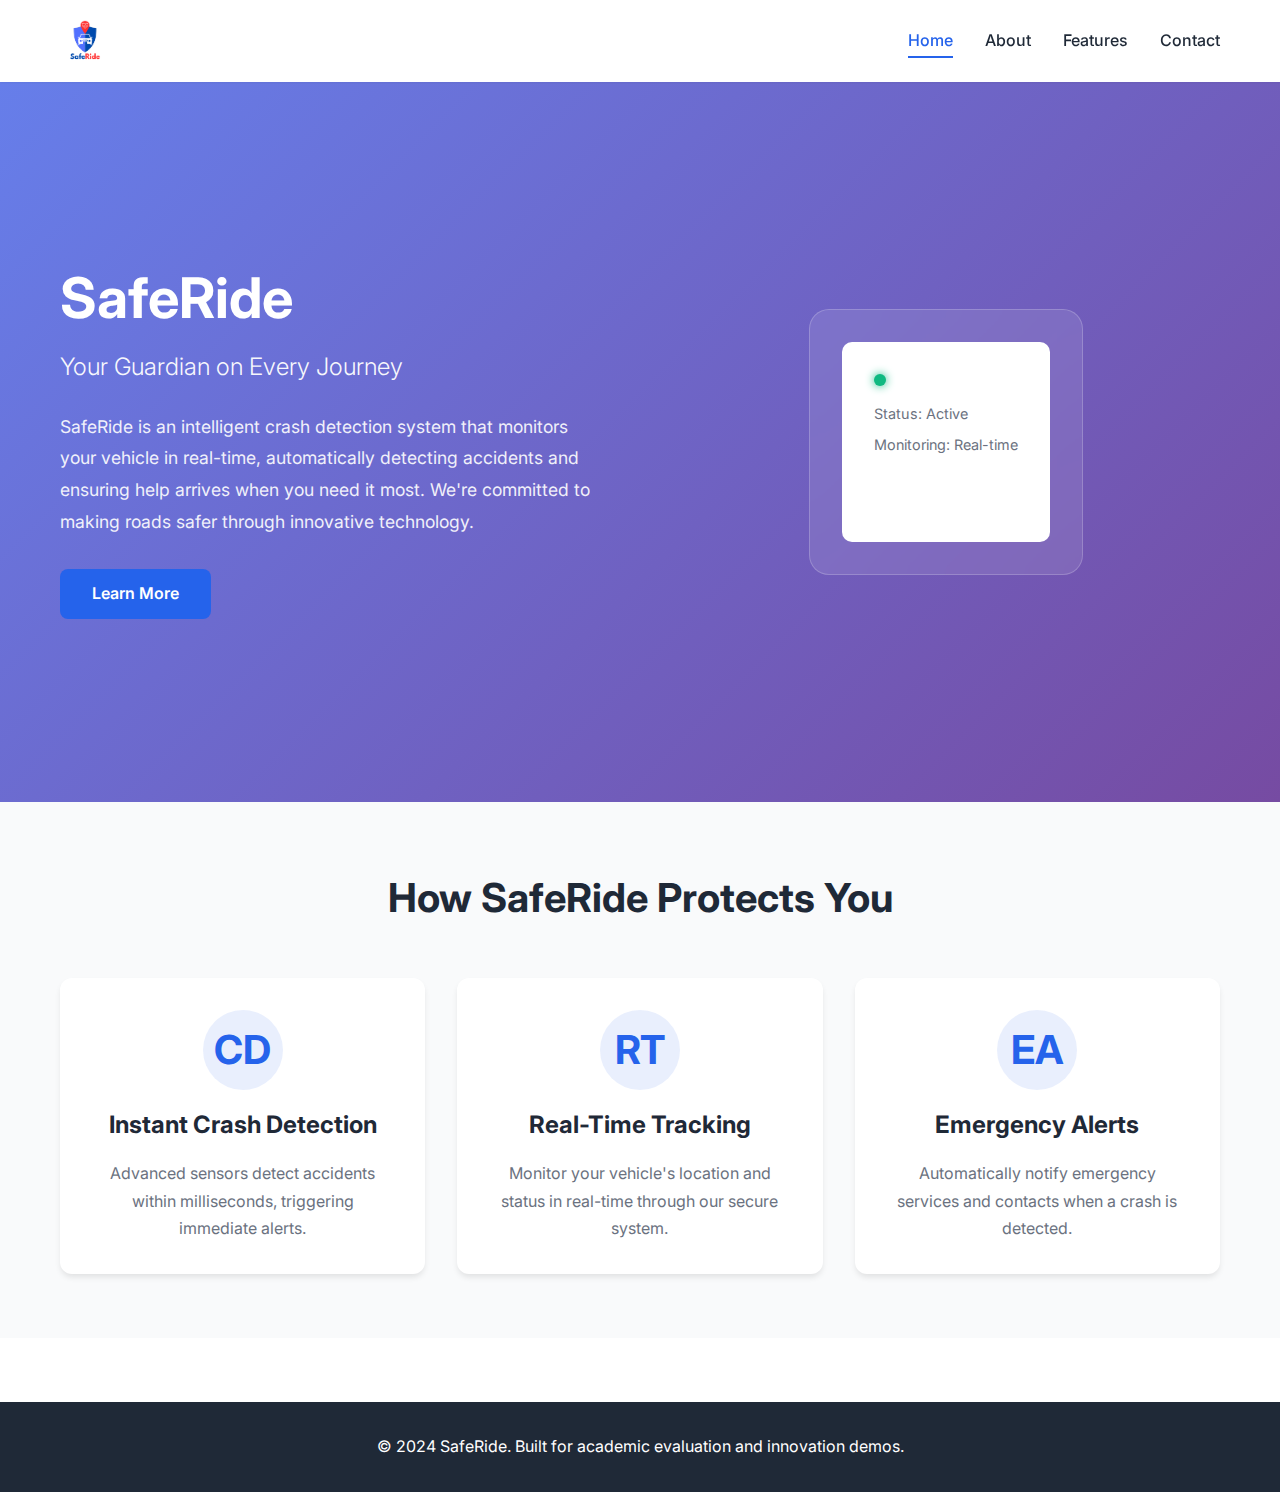
<file: index.html>
<!DOCTYPE html>
<html lang="en">
<head>
    <meta charset="UTF-8">
    <meta name="viewport" content="width=device-width, initial-scale=1.0">
    <meta name="description" content="SafeRide - Smart crash detection system for vehicles. Real-time monitoring and emergency alerts.">
    <title>SafeRide - Smart Crash Detection System</title>
    <link rel="stylesheet" href="css/styles.css">
    <link rel="preconnect" href="https://fonts.googleapis.com">
    <link rel="preconnect" href="https://fonts.gstatic.com" crossorigin>
    <link href="https://fonts.googleapis.com/css2?family=Inter:wght@300;400;500;600;700&display=swap" rel="stylesheet">
</head>
<body>
    <!-- Navigation -->
    <nav class="navbar">
        <div class="container">
            <div class="nav-brand">
                <a href="index.html">
                    <img src="SAFE.png" alt="SafeRide Logo" class="logo-img">
                </a>
            </div>
            <ul class="nav-menu" id="navMenu">
                <li><a href="index.html" class="active">Home</a></li>
                <li><a href="about.html">About</a></li>
                <li><a href="features.html">Features</a></li>
                <li><a href="contact.html">Contact</a></li>
            </ul>
            <button class="nav-toggle" id="navToggle" aria-label="Toggle navigation">
                <span></span>
                <span></span>
                <span></span>
            </button>
        </div>
    </nav>

    <!-- Hero Section -->
    <section class="hero">
        <div class="container">
            <div class="hero-content">
                <h1 class="hero-title">SafeRide</h1>
                <p class="hero-tagline">Your Guardian on Every Journey</p>
                <p class="hero-mission">
                    SafeRide is an intelligent crash detection system that monitors your vehicle in real-time, 
                    automatically detecting accidents and ensuring help arrives when you need it most. 
                    We're committed to making roads safer through innovative technology.
                </p>
                <a href="features.html" class="btn btn-primary">Learn More</a>
            </div>
            <div class="hero-visual">
                <div class="device-mockup">
                    <div class="device-screen">
                        <div class="status-indicator online"></div>
                        <div class="mock-data">
                            <span>Status: Active</span>
                            <span>Monitoring: Real-time</span>
                        </div>
                    </div>
                </div>
            </div>
        </div>
    </section>

    <!-- Key Features Preview -->
    <section class="features-preview">
        <div class="container">
            <h2 class="section-title">How SafeRide Protects You</h2>
            <div class="features-grid">
                <div class="feature-card">
                    <div class="feature-icon">CD</div>
                    <h3>Instant Crash Detection</h3>
                    <p>Advanced sensors detect accidents within milliseconds, triggering immediate alerts.</p>
                </div>
                <div class="feature-card">
                    <div class="feature-icon">RT</div>
                    <h3>Real-Time Tracking</h3>
                    <p>Monitor your vehicle's location and status in real-time through our secure system.</p>
                </div>
                <div class="feature-card">
                    <div class="feature-icon">EA</div>
                    <h3>Emergency Alerts</h3>
                    <p>Automatically notify emergency services and contacts when a crash is detected.</p>
                </div>
            </div>
        </div>
    </section>

    <!-- Footer -->
    <footer class="footer">
        <div class="container">
            <p>&copy; 2024 SafeRide. Built for academic evaluation and innovation demos.</p>
        </div>
    </footer>

    <script src="js/navigation.js"></script>
</body>
</html>
</file>
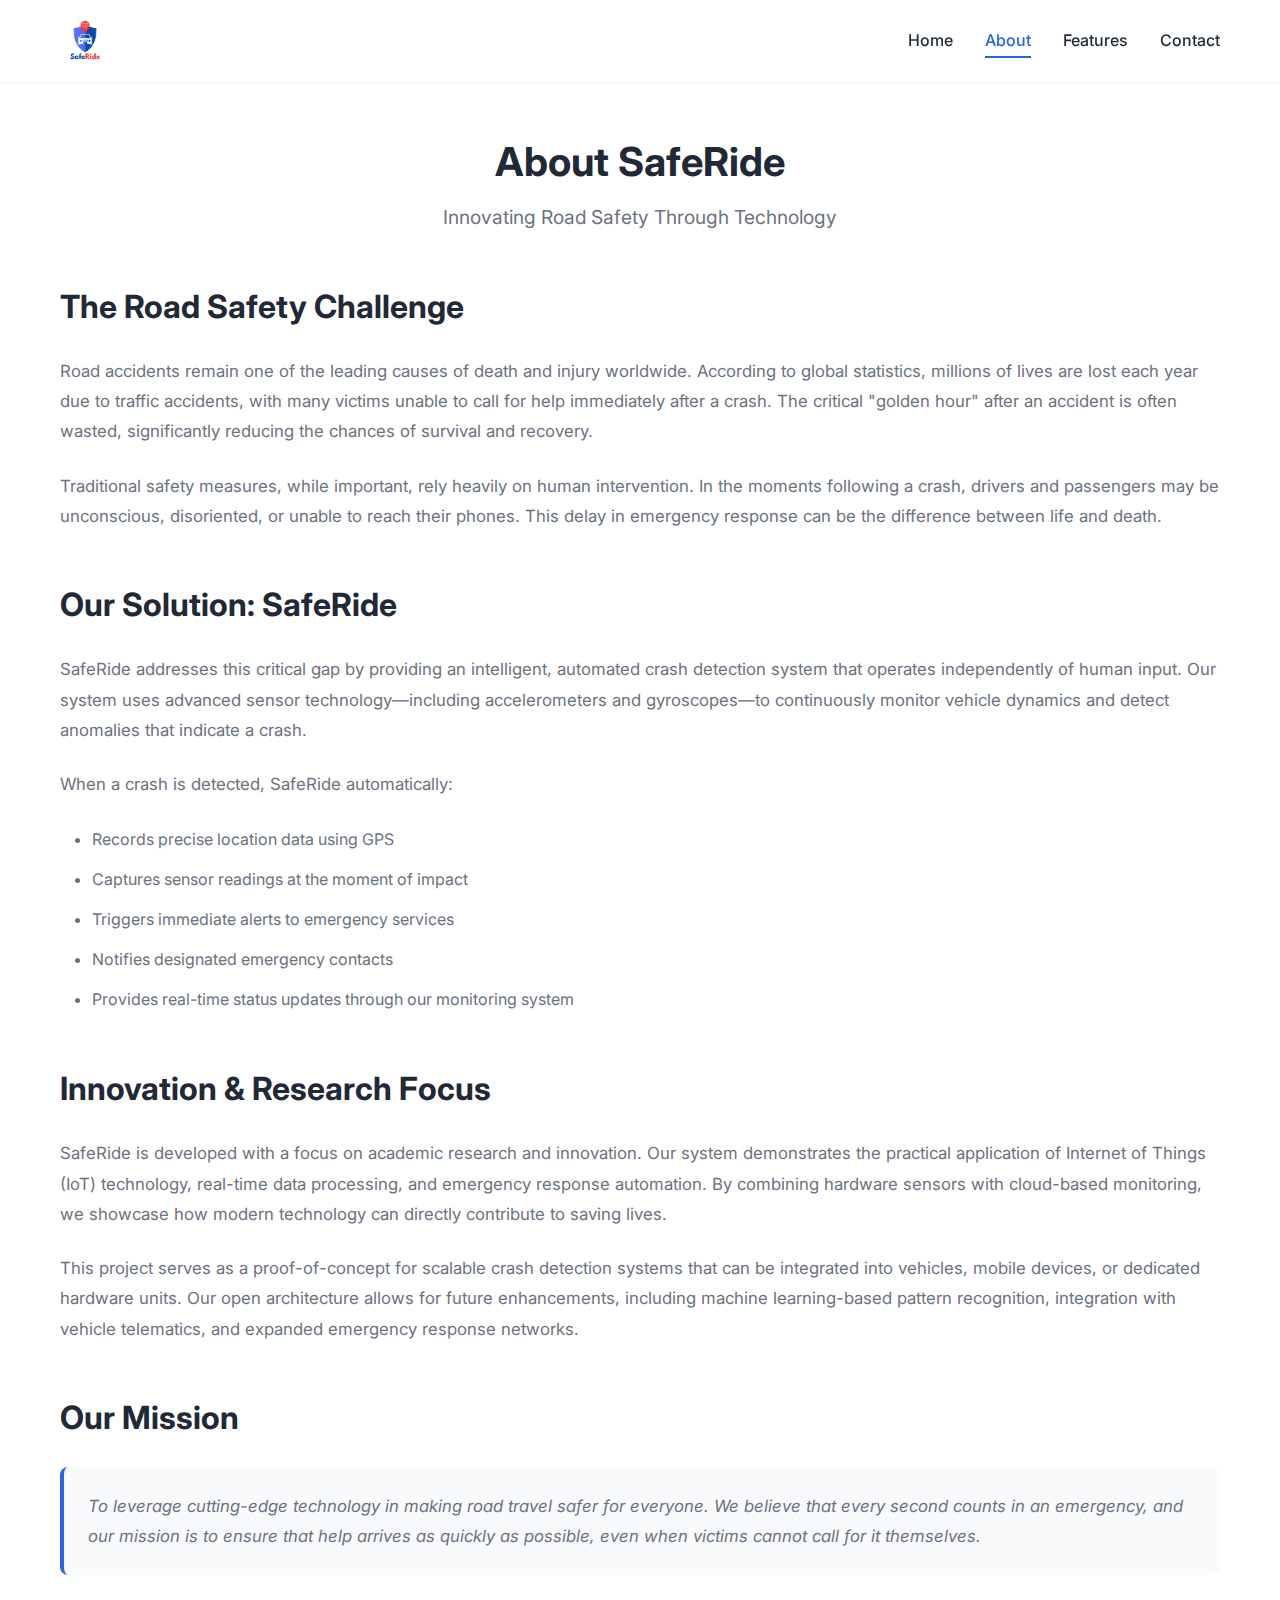
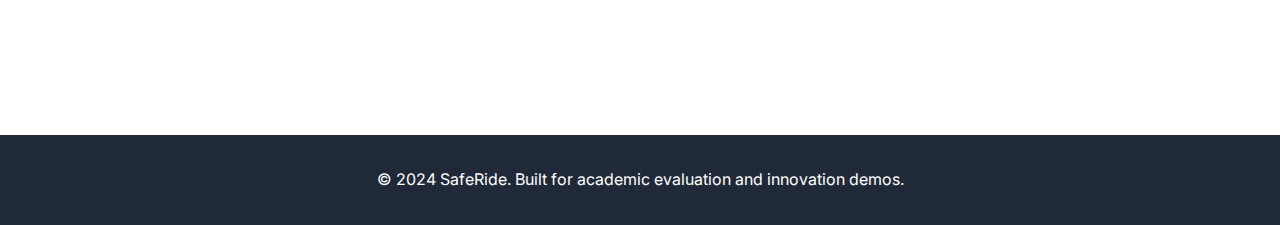
<file: about.html>
<!DOCTYPE html>
<html lang="en">
<head>
    <meta charset="UTF-8">
    <meta name="viewport" content="width=device-width, initial-scale=1.0">
    <meta name="description" content="Learn about SafeRide's mission to improve road safety through innovative crash detection technology.">
    <title>About - SafeRide</title>
    <link rel="stylesheet" href="css/styles.css">
    <link rel="preconnect" href="https://fonts.googleapis.com">
    <link rel="preconnect" href="https://fonts.gstatic.com" crossorigin>
    <link href="https://fonts.googleapis.com/css2?family=Inter:wght@300;400;500;600;700&display=swap" rel="stylesheet">
</head>
<body>
    <!-- Navigation -->
    <nav class="navbar">
        <div class="container">
            <div class="nav-brand">
                <a href="index.html">
                    <img src="SAFE.png" alt="SafeRide Logo" class="logo-img">
                </a>
            </div>
            <ul class="nav-menu" id="navMenu">
                <li><a href="index.html">Home</a></li>
                <li><a href="about.html" class="active">About</a></li>
                <li><a href="features.html">Features</a></li>
                <li><a href="contact.html">Contact</a></li>
            </ul>
            <button class="nav-toggle" id="navToggle" aria-label="Toggle navigation">
                <span></span>
                <span></span>
                <span></span>
            </button>
        </div>
    </nav>

    <!-- About Content -->
    <main class="page-content">
        <div class="container">
            <div class="page-header">
                <h1>About SafeRide</h1>
                <p class="page-subtitle">Innovating Road Safety Through Technology</p>
            </div>

            <section class="content-section">
                <h2>The Road Safety Challenge</h2>
                <p>
                    Road accidents remain one of the leading causes of death and injury worldwide. According to global statistics, 
                    millions of lives are lost each year due to traffic accidents, with many victims unable to call for help 
                    immediately after a crash. The critical "golden hour" after an accident is often wasted, significantly 
                    reducing the chances of survival and recovery.
                </p>
                <p>
                    Traditional safety measures, while important, rely heavily on human intervention. In the moments following 
                    a crash, drivers and passengers may be unconscious, disoriented, or unable to reach their phones. This delay 
                    in emergency response can be the difference between life and death.
                </p>
            </section>

            <section class="content-section">
                <h2>Our Solution: SafeRide</h2>
                <p>
                    SafeRide addresses this critical gap by providing an intelligent, automated crash detection system that 
                    operates independently of human input. Our system uses advanced sensor technology—including accelerometers 
                    and gyroscopes—to continuously monitor vehicle dynamics and detect anomalies that indicate a crash.
                </p>
                <p>
                    When a crash is detected, SafeRide automatically:
                </p>
                <ul class="feature-list">
                    <li>Records precise location data using GPS</li>
                    <li>Captures sensor readings at the moment of impact</li>
                    <li>Triggers immediate alerts to emergency services</li>
                    <li>Notifies designated emergency contacts</li>
                    <li>Provides real-time status updates through our monitoring system</li>
                </ul>
            </section>

            <section class="content-section">
                <h2>Innovation & Research Focus</h2>
                <p>
                    SafeRide is developed with a focus on academic research and innovation. Our system demonstrates the practical 
                    application of Internet of Things (IoT) technology, real-time data processing, and emergency response automation. 
                    By combining hardware sensors with cloud-based monitoring, we showcase how modern technology can directly 
                    contribute to saving lives.
                </p>
                <p>
                    This project serves as a proof-of-concept for scalable crash detection systems that can be integrated into 
                    vehicles, mobile devices, or dedicated hardware units. Our open architecture allows for future enhancements, 
                    including machine learning-based pattern recognition, integration with vehicle telematics, and expanded 
                    emergency response networks.
                </p>
            </section>

            <section class="content-section">
                <h2>Our Mission</h2>
                <p class="mission-statement">
                    To leverage cutting-edge technology in making road travel safer for everyone. We believe that every second 
                    counts in an emergency, and our mission is to ensure that help arrives as quickly as possible, even when 
                    victims cannot call for it themselves.
                </p>
            </section>
        </div>
    </main>

    <!-- Footer -->
    <footer class="footer">
        <div class="container">
            <p>&copy; 2024 SafeRide. Built for academic evaluation and innovation demos.</p>
        </div>
    </footer>

    <script src="js/navigation.js"></script>
</body>
</html>
</file>
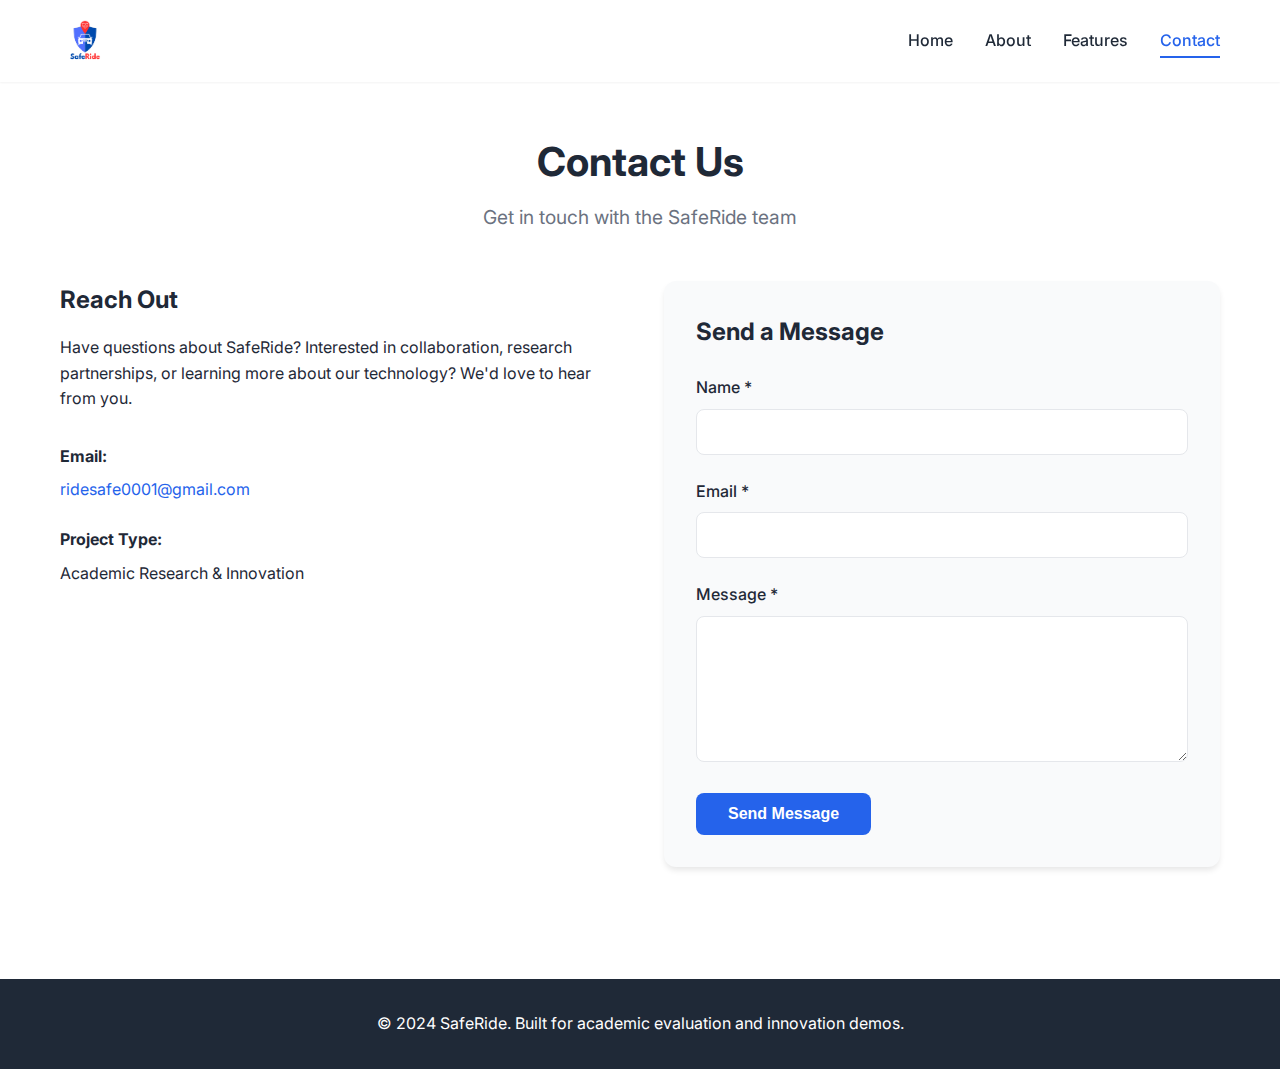
<file: contact.html>
<!DOCTYPE html>
<html lang="en">
<head>
    <meta charset="UTF-8">
    <meta name="viewport" content="width=device-width, initial-scale=1.0">
    <meta name="description" content="Contact SafeRide for inquiries, support, or collaboration opportunities.">
    <title>Contact - SafeRide</title>
    <link rel="stylesheet" href="css/styles.css">
    <link rel="preconnect" href="https://fonts.googleapis.com">
    <link rel="preconnect" href="https://fonts.gstatic.com" crossorigin>
    <link href="https://fonts.googleapis.com/css2?family=Inter:wght@300;400;500;600;700&display=swap" rel="stylesheet">
</head>
<body>
    <!-- Navigation -->
    <nav class="navbar">
        <div class="container">
            <div class="nav-brand">
                <a href="index.html">
                    <img src="SAFE.png" alt="SafeRide Logo" class="logo-img">
                </a>
            </div>
            <ul class="nav-menu" id="navMenu">
                <li><a href="index.html">Home</a></li>
                <li><a href="about.html">About</a></li>
                <li><a href="features.html">Features</a></li>
                <li><a href="contact.html" class="active">Contact</a></li>
            </ul>
            <button class="nav-toggle" id="navToggle" aria-label="Toggle navigation">
                <span></span>
                <span></span>
                <span></span>
            </button>
        </div>
    </nav>

    <!-- Contact Content -->
    <main class="page-content">
        <div class="container">
            <div class="page-header">
                <h1>Contact Us</h1>
                <p class="page-subtitle">Get in touch with the SafeRide team</p>
            </div>

            <div class="contact-container">
                <div class="contact-info">
                    <h2>Reach Out</h2>
                    <p>
                        Have questions about SafeRide? Interested in collaboration, research partnerships, or learning more 
                        about our technology? We'd love to hear from you.
                    </p>
                    <div class="contact-methods">
                        <div class="contact-method">
                            <strong>Email:</strong>
                            <a href="mailto:ridesafe0001@gmail.com">ridesafe0001@gmail.com</a>
                        </div>
                        <div class="contact-method">
                            <strong>Project Type:</strong>
                            <span>Academic Research & Innovation</span>
                        </div>
                    </div>
                </div>

                <form class="contact-form" id="contactForm">
                    <h2>Send a Message</h2>
                    <div class="form-group">
                        <label for="name">Name *</label>
                        <input type="text" id="name" name="name" required>
                    </div>
                    <div class="form-group">
                        <label for="email">Email *</label>
                        <input type="email" id="email" name="email" required>
                    </div>
                    <div class="form-group">
                        <label for="message">Message *</label>
                        <textarea id="message" name="message" rows="6" required></textarea>
                    </div>
                    <button type="submit" class="btn btn-primary">Send Message</button>
                    <div class="form-message" id="formMessage"></div>
                </form>
            </div>
        </div>
    </main>

    <!-- Footer -->
    <footer class="footer">
        <div class="container">
            <p>&copy; 2024 SafeRide. Built for academic evaluation and innovation demos.</p>
        </div>
    </footer>

    <script src="js/navigation.js"></script>
    <script src="js/contact.js"></script>
</body>
</html>
</file>
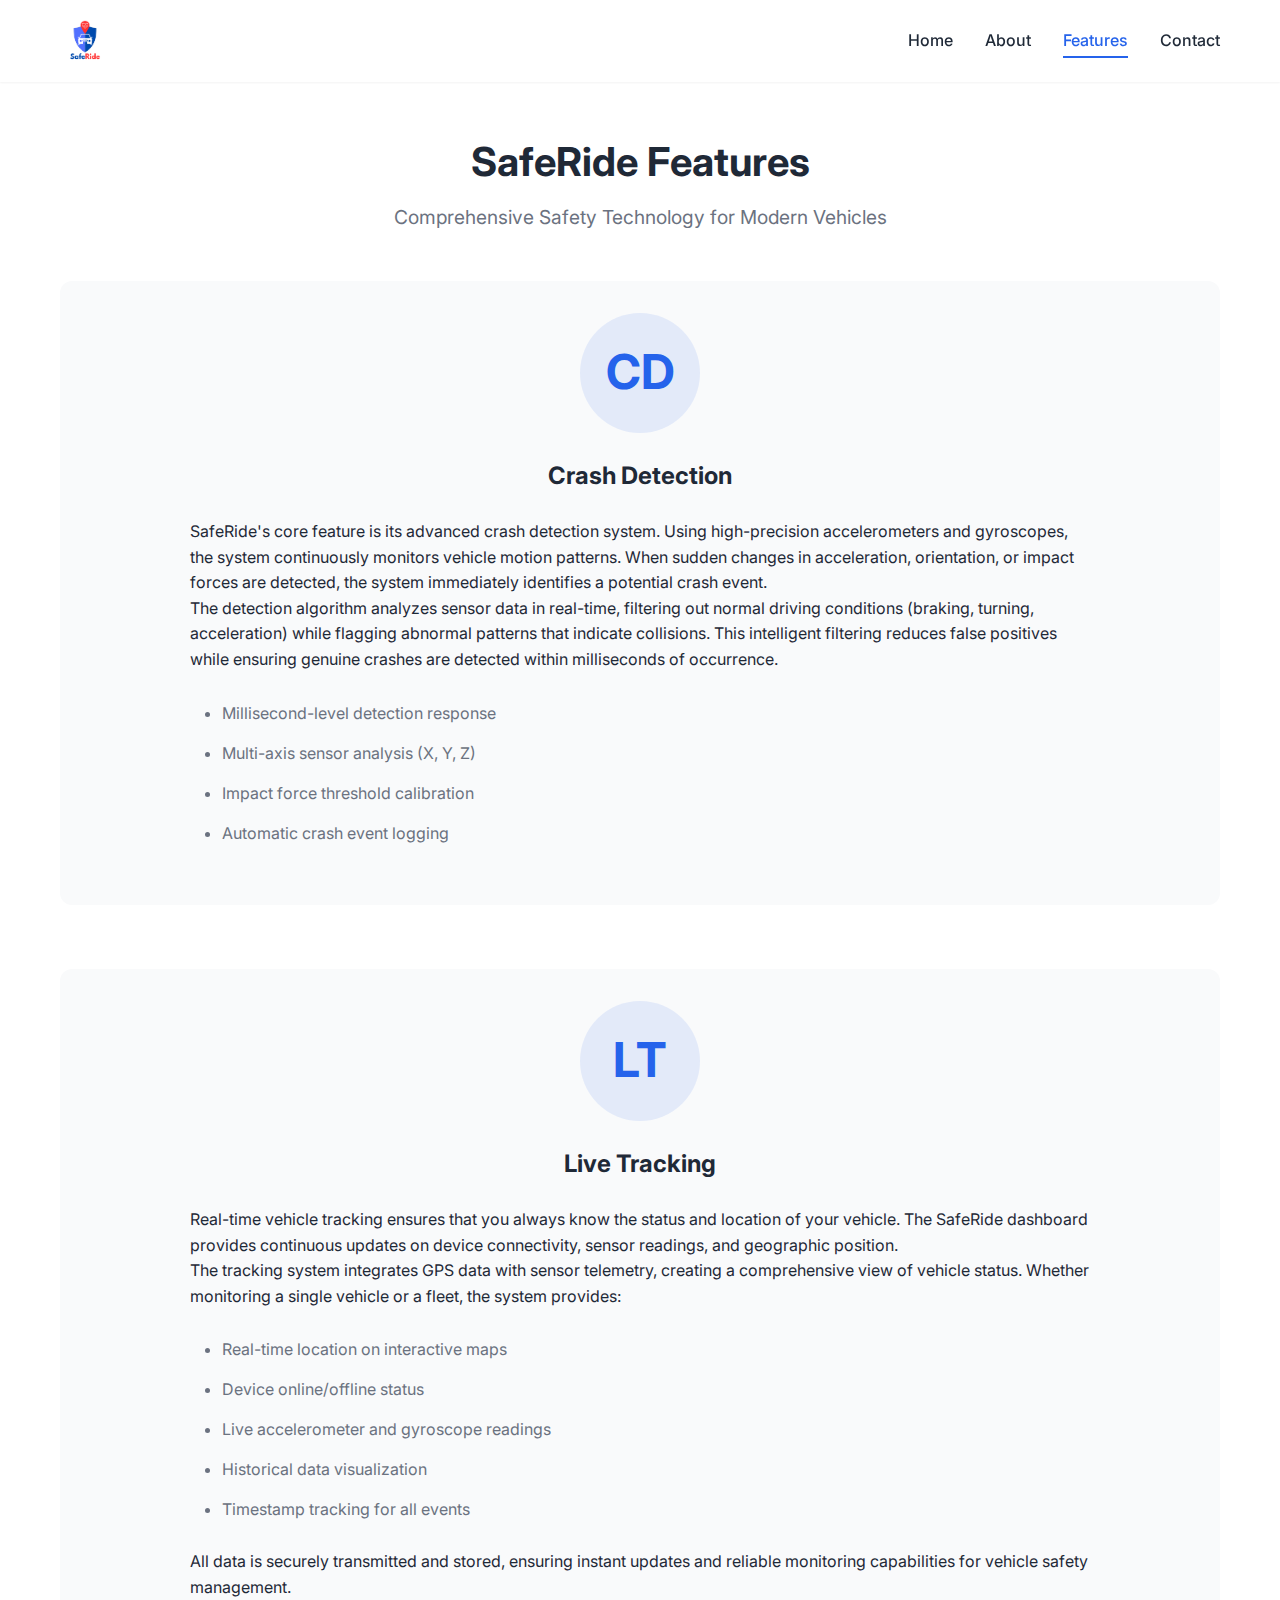
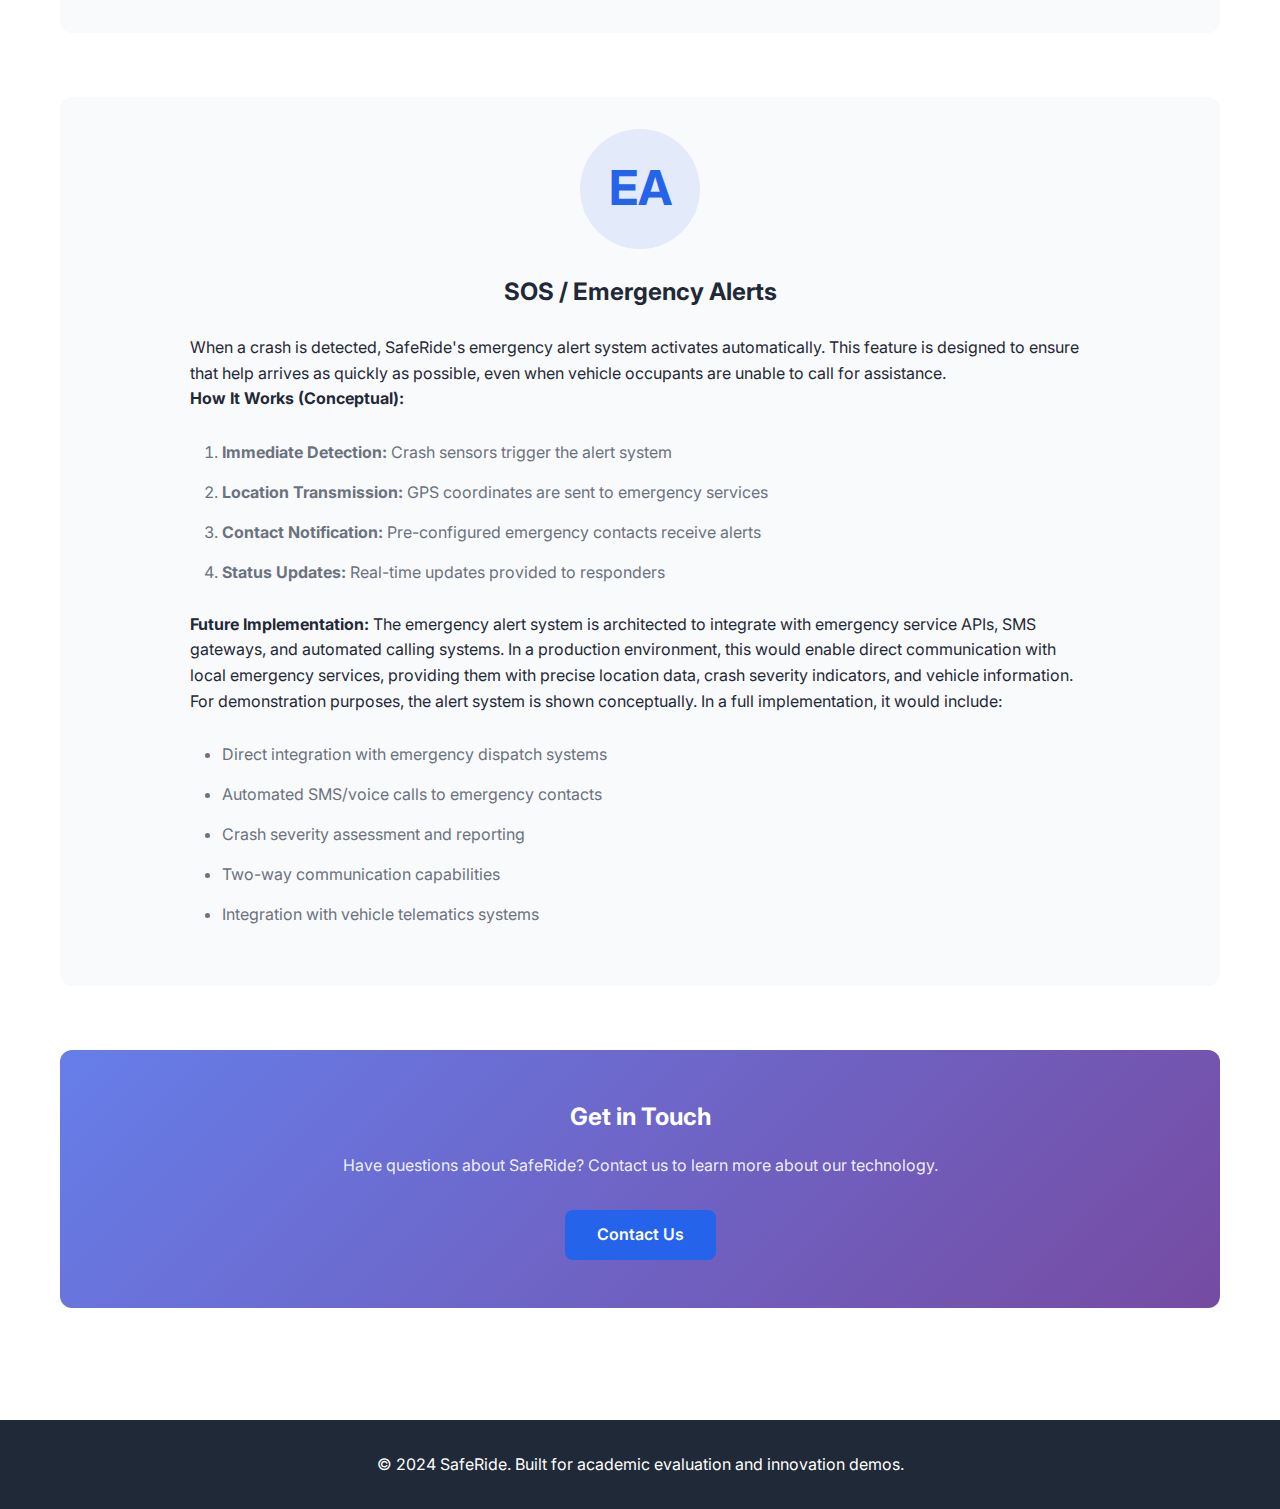
<file: features.html>
<!DOCTYPE html>
<html lang="en">
<head>
    <meta charset="UTF-8">
    <meta name="viewport" content="width=device-width, initial-scale=1.0">
    <meta name="description" content="Discover SafeRide's features: crash detection, live tracking, and emergency alerts.">
    <title>Features - SafeRide</title>
    <link rel="stylesheet" href="css/styles.css">
    <link rel="preconnect" href="https://fonts.googleapis.com">
    <link rel="preconnect" href="https://fonts.gstatic.com" crossorigin>
    <link href="https://fonts.googleapis.com/css2?family=Inter:wght@300;400;500;600;700&display=swap" rel="stylesheet">
</head>
<body>
    <!-- Navigation -->
    <nav class="navbar">
        <div class="container">
            <div class="nav-brand">
                <a href="index.html">
                    <img src="SAFE.png" alt="SafeRide Logo" class="logo-img">
                </a>
            </div>
            <ul class="nav-menu" id="navMenu">
                <li><a href="index.html">Home</a></li>
                <li><a href="about.html">About</a></li>
                <li><a href="features.html" class="active">Features</a></li>
                <li><a href="contact.html">Contact</a></li>
            </ul>
            <button class="nav-toggle" id="navToggle" aria-label="Toggle navigation">
                <span></span>
                <span></span>
                <span></span>
            </button>
        </div>
    </nav>

    <!-- Features Content -->
    <main class="page-content">
        <div class="container">
            <div class="page-header">
                <h1>SafeRide Features</h1>
                <p class="page-subtitle">Comprehensive Safety Technology for Modern Vehicles</p>
            </div>

            <section class="feature-detail">
                <div class="feature-detail-content">
                    <div class="feature-icon-large">CD</div>
                    <h2>Crash Detection</h2>
                    <p>
                        SafeRide's core feature is its advanced crash detection system. Using high-precision accelerometers 
                        and gyroscopes, the system continuously monitors vehicle motion patterns. When sudden changes in 
                        acceleration, orientation, or impact forces are detected, the system immediately identifies a 
                        potential crash event.
                    </p>
                    <p>
                        The detection algorithm analyzes sensor data in real-time, filtering out normal driving conditions 
                        (braking, turning, acceleration) while flagging abnormal patterns that indicate collisions. This 
                        intelligent filtering reduces false positives while ensuring genuine crashes are detected within 
                        milliseconds of occurrence.
                    </p>
                    <ul class="feature-sublist">
                        <li>Millisecond-level detection response</li>
                        <li>Multi-axis sensor analysis (X, Y, Z)</li>
                        <li>Impact force threshold calibration</li>
                        <li>Automatic crash event logging</li>
                    </ul>
                </div>
            </section>

            <section class="feature-detail">
                <div class="feature-detail-content">
                    <div class="feature-icon-large">LT</div>
                    <h2>Live Tracking</h2>
                    <p>
                        Real-time vehicle tracking ensures that you always know the status and location of your vehicle. 
                        The SafeRide dashboard provides continuous updates on device connectivity, sensor readings, and 
                        geographic position.
                    </p>
                    <p>
                        The tracking system integrates GPS data with sensor telemetry, creating a comprehensive view of 
                        vehicle status. Whether monitoring a single vehicle or a fleet, the system provides:
                    </p>
                    <ul class="feature-sublist">
                        <li>Real-time location on interactive maps</li>
                        <li>Device online/offline status</li>
                        <li>Live accelerometer and gyroscope readings</li>
                        <li>Historical data visualization</li>
                        <li>Timestamp tracking for all events</li>
                    </ul>
                    <p>
                        All data is securely transmitted and stored, ensuring instant updates and reliable monitoring 
                        capabilities for vehicle safety management.
                    </p>
                </div>
            </section>

            <section class="feature-detail">
                <div class="feature-detail-content">
                    <div class="feature-icon-large">EA</div>
                    <h2>SOS / Emergency Alerts</h2>
                    <p>
                        When a crash is detected, SafeRide's emergency alert system activates automatically. This feature 
                        is designed to ensure that help arrives as quickly as possible, even when vehicle occupants are 
                        unable to call for assistance.
                    </p>
                    <p>
                        <strong>How It Works (Conceptual):</strong>
                    </p>
                    <ol class="feature-sublist">
                        <li><strong>Immediate Detection:</strong> Crash sensors trigger the alert system</li>
                        <li><strong>Location Transmission:</strong> GPS coordinates are sent to emergency services</li>
                        <li><strong>Contact Notification:</strong> Pre-configured emergency contacts receive alerts</li>
                        <li><strong>Status Updates:</strong> Real-time updates provided to responders</li>
                    </ol>
                    <p>
                        <strong>Future Implementation:</strong> The emergency alert system is architected to integrate 
                        with emergency service APIs, SMS gateways, and automated calling systems. In a production 
                        environment, this would enable direct communication with local emergency services, providing 
                        them with precise location data, crash severity indicators, and vehicle information.
                    </p>
                    <p>
                        For demonstration purposes, the alert system is shown conceptually. In a full implementation, 
                        it would include:
                    </p>
                    <ul class="feature-sublist">
                        <li>Direct integration with emergency dispatch systems</li>
                        <li>Automated SMS/voice calls to emergency contacts</li>
                        <li>Crash severity assessment and reporting</li>
                        <li>Two-way communication capabilities</li>
                        <li>Integration with vehicle telematics systems</li>
                    </ul>
                </div>
            </section>

            <div class="cta-section">
                <h2>Get in Touch</h2>
                <p>Have questions about SafeRide? Contact us to learn more about our technology.</p>
                <a href="contact.html" class="btn btn-primary">Contact Us</a>
            </div>
        </div>
    </main>

    <!-- Footer -->
    <footer class="footer">
        <div class="container">
            <p>&copy; 2024 SafeRide. Built for academic evaluation and innovation demos.</p>
        </div>
    </footer>

    <script src="js/navigation.js"></script>
</body>
</html>
</file>
<file: css/styles.css>
/* ============================================
   SafeRide - Main Stylesheet
   Professional, responsive design
   ============================================ */

/* Reset & Base Styles */
* {
    margin: 0;
    padding: 0;
    box-sizing: border-box;
}

:root {
    --primary-color: #2563eb;
    --primary-dark: #1e40af;
    --secondary-color: #10b981;
    --danger-color: #ef4444;
    --warning-color: #f59e0b;
    --text-primary: #1f2937;
    --text-secondary: #6b7280;
    --bg-primary: #ffffff;
    --bg-secondary: #f9fafb;
    --border-color: #e5e7eb;
    --shadow-sm: 0 1px 2px 0 rgba(0, 0, 0, 0.05);
    --shadow-md: 0 4px 6px -1px rgba(0, 0, 0, 0.1);
    --shadow-lg: 0 10px 15px -3px rgba(0, 0, 0, 0.1);
    --transition: all 0.3s ease;
}

body {
    font-family: 'Inter', -apple-system, BlinkMacSystemFont, 'Segoe UI', Roboto, Oxygen, Ubuntu, Cantarell, sans-serif;
    color: var(--text-primary);
    line-height: 1.6;
    background-color: var(--bg-primary);
}

.container {
    max-width: 1200px;
    margin: 0 auto;
    padding: 0 20px;
}

/* Navigation */
.navbar {
    background-color: var(--bg-primary);
    box-shadow: var(--shadow-sm);
    position: sticky;
    top: 0;
    z-index: 1000;
    padding: 1rem 0;
}

.navbar .container {
    display: flex;
    justify-content: space-between;
    align-items: center;
}

.nav-brand a {
    display: flex;
    align-items: center;
    text-decoration: none;
    transition: var(--transition);
}

.logo-img {
    height: 50px;
    width: auto;
    max-width: 200px;
    object-fit: contain;
    transition: var(--transition);
}

.nav-brand a:hover .logo-img {
    opacity: 0.8;
    transform: scale(1.05);
}

.nav-menu {
    display: flex;
    list-style: none;
    gap: 2rem;
    align-items: center;
}

.nav-menu a {
    color: var(--text-primary);
    text-decoration: none;
    font-weight: 500;
    transition: var(--transition);
    padding: 0.5rem 0;
    position: relative;
}

.nav-menu a:hover,
.nav-menu a.active {
    color: var(--primary-color);
}

.nav-menu a.active::after {
    content: '';
    position: absolute;
    bottom: 0;
    left: 0;
    right: 0;
    height: 2px;
    background-color: var(--primary-color);
}

.nav-toggle {
    display: none;
    flex-direction: column;
    gap: 4px;
    background: none;
    border: none;
    cursor: pointer;
    padding: 0.5rem;
}

.nav-toggle span {
    width: 25px;
    height: 3px;
    background-color: var(--text-primary);
    transition: var(--transition);
}

/* Hero Section */
.hero {
    padding: 4rem 0;
    background: linear-gradient(135deg, #667eea 0%, #764ba2 100%);
    color: white;
    min-height: 80vh;
    display: flex;
    align-items: center;
}

.hero .container {
    display: grid;
    grid-template-columns: 1fr 1fr;
    gap: 4rem;
    align-items: center;
}

.hero-content {
    animation: fadeInUp 0.8s ease;
}

.hero-title {
    font-size: 3.5rem;
    font-weight: 700;
    margin-bottom: 1rem;
    line-height: 1.2;
}

.hero-tagline {
    font-size: 1.5rem;
    font-weight: 300;
    margin-bottom: 1.5rem;
    opacity: 0.95;
}

.hero-mission {
    font-size: 1.1rem;
    margin-bottom: 2rem;
    opacity: 0.9;
    line-height: 1.8;
}

.hero-visual {
    display: flex;
    justify-content: center;
    align-items: center;
    animation: fadeInRight 0.8s ease;
}

.device-mockup {
    background: rgba(255, 255, 255, 0.1);
    backdrop-filter: blur(10px);
    border-radius: 20px;
    padding: 2rem;
    border: 1px solid rgba(255, 255, 255, 0.2);
}

.device-screen {
    background: var(--bg-primary);
    border-radius: 10px;
    padding: 2rem;
    color: var(--text-primary);
    min-height: 200px;
    display: flex;
    flex-direction: column;
    gap: 1rem;
}

.status-indicator {
    width: 12px;
    height: 12px;
    border-radius: 50%;
    display: inline-block;
    margin-right: 0.5rem;
}

.status-indicator.online {
    background-color: var(--secondary-color);
    box-shadow: 0 0 10px var(--secondary-color);
}

.mock-data {
    display: flex;
    flex-direction: column;
    gap: 0.5rem;
    font-size: 0.9rem;
    color: var(--text-secondary);
}

/* Buttons */
.btn {
    display: inline-block;
    padding: 0.75rem 2rem;
    border-radius: 8px;
    text-decoration: none;
    font-weight: 600;
    transition: var(--transition);
    border: none;
    cursor: pointer;
    font-size: 1rem;
}

.btn-primary {
    background-color: var(--primary-color);
    color: white;
}

.btn-primary:hover {
    background-color: var(--primary-dark);
    transform: translateY(-2px);
    box-shadow: var(--shadow-lg);
}

/* Features Preview */
.features-preview {
    padding: 4rem 0;
    background-color: var(--bg-secondary);
}

.section-title {
    text-align: center;
    font-size: 2.5rem;
    margin-bottom: 3rem;
    color: var(--text-primary);
}

.features-grid {
    display: grid;
    grid-template-columns: repeat(auto-fit, minmax(280px, 1fr));
    gap: 2rem;
}

.feature-card {
    background: var(--bg-primary);
    padding: 2rem;
    border-radius: 12px;
    box-shadow: var(--shadow-md);
    transition: var(--transition);
    text-align: center;
}

.feature-card:hover {
    transform: translateY(-5px);
    box-shadow: var(--shadow-lg);
}

.feature-icon {
    font-size: 2.5rem;
    font-weight: 700;
    color: var(--primary-color);
    margin-bottom: 1rem;
    width: 80px;
    height: 80px;
    display: flex;
    align-items: center;
    justify-content: center;
    background-color: rgba(37, 99, 235, 0.1);
    border-radius: 50%;
    margin: 0 auto 1rem;
}

.feature-card h3 {
    font-size: 1.5rem;
    margin-bottom: 1rem;
    color: var(--text-primary);
}

.feature-card p {
    color: var(--text-secondary);
    line-height: 1.7;
}

/* Page Content */
.page-content {
    padding: 3rem 0;
    min-height: 70vh;
}

.page-header {
    text-align: center;
    margin-bottom: 3rem;
}

.page-header h1 {
    font-size: 2.5rem;
    margin-bottom: 0.5rem;
    color: var(--text-primary);
}

.page-subtitle {
    font-size: 1.2rem;
    color: var(--text-secondary);
}

.content-section {
    margin-bottom: 3rem;
}

.content-section h2 {
    font-size: 2rem;
    margin-bottom: 1.5rem;
    color: var(--text-primary);
}

.content-section p {
    margin-bottom: 1.5rem;
    color: var(--text-secondary);
    line-height: 1.8;
    font-size: 1.05rem;
}

.feature-list,
.feature-sublist {
    margin: 1.5rem 0;
    padding-left: 2rem;
    color: var(--text-secondary);
    line-height: 2;
}

.feature-list li,
.feature-sublist li {
    margin-bottom: 0.5rem;
}

.mission-statement {
    font-size: 1.2rem;
    font-style: italic;
    color: var(--text-primary);
    padding: 1.5rem;
    background-color: var(--bg-secondary);
    border-left: 4px solid var(--primary-color);
    border-radius: 8px;
}

.product-feature-box {
    background-color: var(--bg-secondary);
    padding: 2rem;
    border-radius: 12px;
    margin-bottom: 2rem;
    border-left: 4px solid var(--primary-color);
}

.product-feature-box h3 {
    color: var(--primary-color);
    margin-bottom: 1rem;
    font-size: 1.5rem;
}

.specs-grid {
    display: grid;
    grid-template-columns: repeat(auto-fit, minmax(250px, 1fr));
    gap: 1.5rem;
    margin-top: 1.5rem;
}

.spec-item {
    background-color: var(--bg-secondary);
    padding: 1.5rem;
    border-radius: 8px;
    border: 1px solid var(--border-color);
}

.spec-item strong {
    display: block;
    color: var(--text-primary);
    margin-bottom: 0.5rem;
    font-size: 1.1rem;
}

.spec-item p {
    color: var(--text-secondary);
    margin: 0;
}

/* Feature Detail */
.feature-detail {
    margin-bottom: 4rem;
    padding: 2rem;
    background-color: var(--bg-secondary);
    border-radius: 12px;
}

.feature-detail-content {
    max-width: 900px;
    margin: 0 auto;
}

.feature-icon-large {
    font-size: 3rem;
    font-weight: 700;
    color: var(--primary-color);
    text-align: center;
    margin-bottom: 1.5rem;
    width: 120px;
    height: 120px;
    display: flex;
    align-items: center;
    justify-content: center;
    background-color: rgba(37, 99, 235, 0.1);
    border-radius: 50%;
    margin: 0 auto 1.5rem;
}

.feature-detail h2 {
    text-align: center;
    margin-bottom: 1.5rem;
}

.cta-section {
    text-align: center;
    padding: 3rem 2rem;
    background: linear-gradient(135deg, #667eea 0%, #764ba2 100%);
    color: white;
    border-radius: 12px;
    margin-top: 3rem;
}

.cta-section h2 {
    color: white;
    margin-bottom: 1rem;
}

.cta-section p {
    color: rgba(255, 255, 255, 0.9);
    margin-bottom: 2rem;
}

/* Contact Page */
.contact-container {
    display: grid;
    grid-template-columns: 1fr 1fr;
    gap: 3rem;
    margin-top: 2rem;
}

.contact-info h2 {
    margin-bottom: 1rem;
}

.contact-info p {
    margin-bottom: 2rem;
}

.contact-methods {
    display: flex;
    flex-direction: column;
    gap: 1.5rem;
}

.contact-method {
    display: flex;
    flex-direction: column;
    gap: 0.5rem;
}

.contact-method strong {
    color: var(--text-primary);
}

.contact-method a {
    color: var(--primary-color);
    text-decoration: none;
}

.contact-method a:hover {
    text-decoration: underline;
}

.contact-form {
    background-color: var(--bg-secondary);
    padding: 2rem;
    border-radius: 12px;
    box-shadow: var(--shadow-md);
}

.contact-form h2 {
    margin-bottom: 1.5rem;
}

.form-group {
    margin-bottom: 1.5rem;
}

.form-group label {
    display: block;
    margin-bottom: 0.5rem;
    font-weight: 500;
    color: var(--text-primary);
}

.form-group input,
.form-group textarea {
    width: 100%;
    padding: 0.75rem;
    border: 1px solid var(--border-color);
    border-radius: 8px;
    font-family: inherit;
    font-size: 1rem;
    transition: var(--transition);
}

.form-group input:focus,
.form-group textarea:focus {
    outline: none;
    border-color: var(--primary-color);
    box-shadow: 0 0 0 3px rgba(37, 99, 235, 0.1);
}

.form-message {
    margin-top: 1rem;
    padding: 1rem;
    border-radius: 8px;
    display: none;
}

.form-message.success {
    background-color: #d1fae5;
    color: #065f46;
    display: block;
}

.form-message.error {
    background-color: #fee2e2;
    color: #991b1b;
    display: block;
}

/* Footer */
.footer {
    background-color: var(--text-primary);
    color: white;
    text-align: center;
    padding: 2rem 0;
    margin-top: 4rem;
}

/* Animations */
@keyframes fadeInUp {
    from {
        opacity: 0;
        transform: translateY(30px);
    }
    to {
        opacity: 1;
        transform: translateY(0);
    }
}

@keyframes fadeInRight {
    from {
        opacity: 0;
        transform: translateX(30px);
    }
    to {
        opacity: 1;
        transform: translateX(0);
    }
}

/* Responsive Design */
@media (max-width: 768px) {
    .logo-img {
        height: 40px;
        max-width: 150px;
    }

    .nav-menu {
        position: fixed;
        left: -100%;
        top: 70px;
        flex-direction: column;
        background-color: var(--bg-primary);
        width: 100%;
        text-align: center;
        transition: 0.3s;
        box-shadow: var(--shadow-lg);
        padding: 2rem 0;
        gap: 0;
    }

    .nav-menu.active {
        left: 0;
    }

    .nav-menu li {
        width: 100%;
        padding: 1rem 0;
    }

    .nav-toggle {
        display: flex;
    }

    .hero .container {
        grid-template-columns: 1fr;
        gap: 2rem;
    }

    .hero-title {
        font-size: 2.5rem;
    }

    .hero-tagline {
        font-size: 1.2rem;
    }

    .contact-container {
        grid-template-columns: 1fr;
    }

    .features-grid {
        grid-template-columns: 1fr;
    }

    .section-title {
        font-size: 2rem;
    }
}

@media (max-width: 480px) {
    .logo-img {
        height: 35px;
        max-width: 120px;
    }

    .hero-title {
        font-size: 2rem;
    }

    .page-header h1 {
        font-size: 2rem;
    }

    .container {
        padding: 0 15px;
    }
}
</file>
